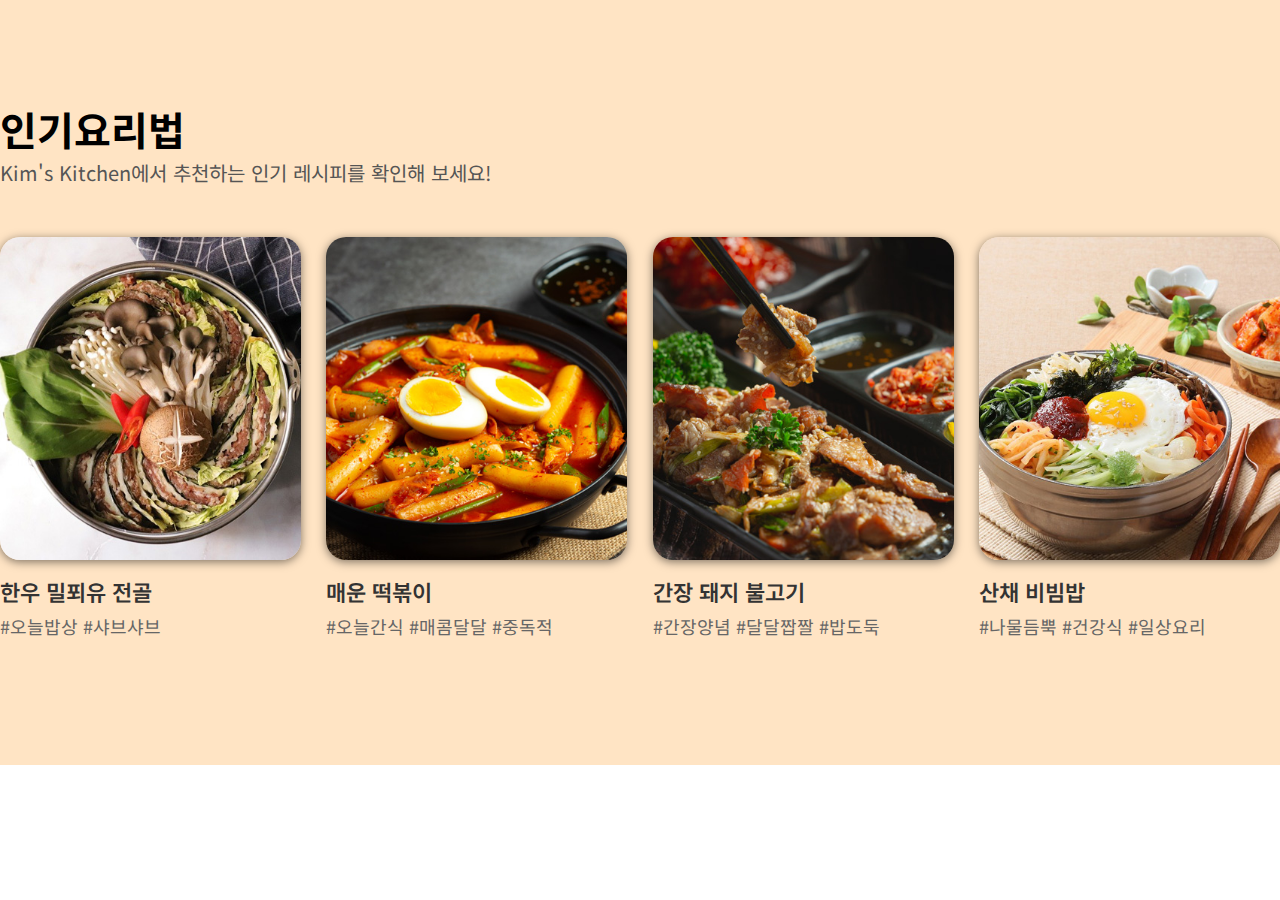
<file: index.html>
<!DOCTYPE html>
<html lang="ko">

<head>
    <meta charset="UTF-8">
    <title>01_example</title>

    <link href="https://fonts.googleapis.com/css2?family=Noto+Sans+KR:wght@100..900&display=swap" rel="stylesheet">

    <link rel="stylesheet" href="css/01_example_250312.css">
</head>

<body>

    <div class="container">
        <div class="recipe">
            <div class="title">
                <h2>인기요리법</h2>
                <p>Kim's Kitchen에서 추천하는 인기 레시피를 확인해 보세요!</p>
            </div>

            <div class="content clear">
                <div class="box">
                    <img src="img/example1/shabu_1.jpg" alt="한우 밀푀유 전골">

                    <h3><a href="detail/recipe-detail-1.html" target="_blank">한우 밀푀유 전골</a></h3>
                    <p>#오늘밥상 #샤브샤브</p>
                </div>

                <div class="box">
                    <img src="img/example1/tteokbokki_1.jpg" alt="매운 떡볶이">

                    <h3><a href="detail/recipe-detail-2.html" target="_blank">매운 떡볶이</a></h3>
                    <p>#오늘간식 #매콤달달 #중독적</p>
                </div>

                <div class="box">
                    <img src="img/example1/bulgogi_1.jpg" alt="간장 돼지 불고기">

                    <h3><a href="detail/recipe-detail-3.html">간장 돼지 불고기</a></h3>
                    <p>#간장양념 #달달짭짤 #밥도둑</p>
                </div>

                <div class="box">
                    <img src="img/example1/bibimbap_1.jpg" alt="비빔밥">

                    <h3><a href="detail/recipe-detail-4.html">산채 비빔밥</a></h3>
                    <p>#나물듬뿍 #건강식 #일상요리</p>
                </div>

        </div>
    </div>

</body>

</html>
</file>
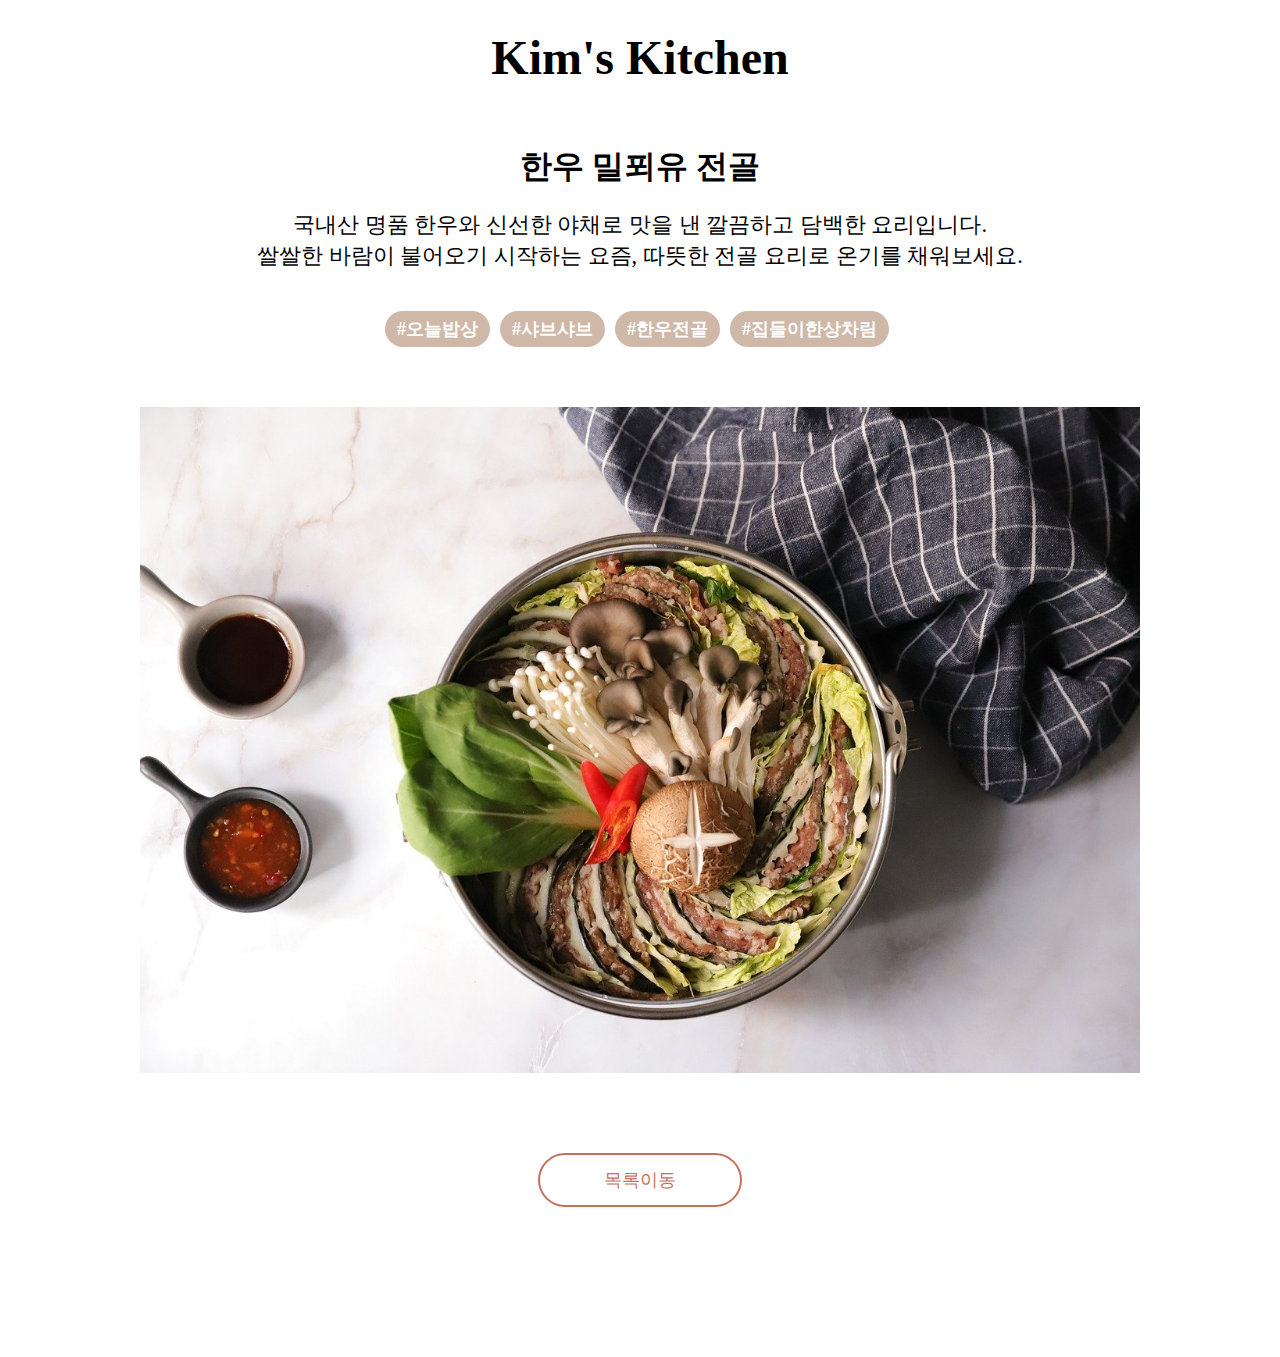
<file: detail/recipe-detail-1.html>
<!DOCTYPE html>
<html lang="ko">
<head>
    <meta charset="UTF-8">
    <title>레시피 | 한우밀푀유전골</title>

    <link rel="stylesheet" href="css/recipe-detail.css">
</head>

<body>
    
    <h1 class="logo">Kim's Kitchen</h1>

    <div class="detail-content">
        <div class="title">
            <h2>한우 밀푀유 전골</h2>
            <p class="des">
                국내산 명품 한우와 신선한 야채로 맛을 낸 깔끔하고 담백한 요리입니다.<br>
                쌀쌀한 바람이 불어오기 시작하는 요즘, 따뜻한 전골 요리로 온기를 채워보세요.
            </p>
            <p class="keyword">
                <span>#오늘밥상</span>
                <span>#샤브샤브</span>
                <span>#한우전골</span>
                <span>#집들이한상차림</span>
            </p>
        </div>

        <div class="main-img">
            <img src="../img/example1/shabu_detail.jpg" alt="한우 밀푀유전골 상차림">
        </div>

        <a href="../index.html" class="back">목록이동</a>
    </div>
</body>
</html>
</file>
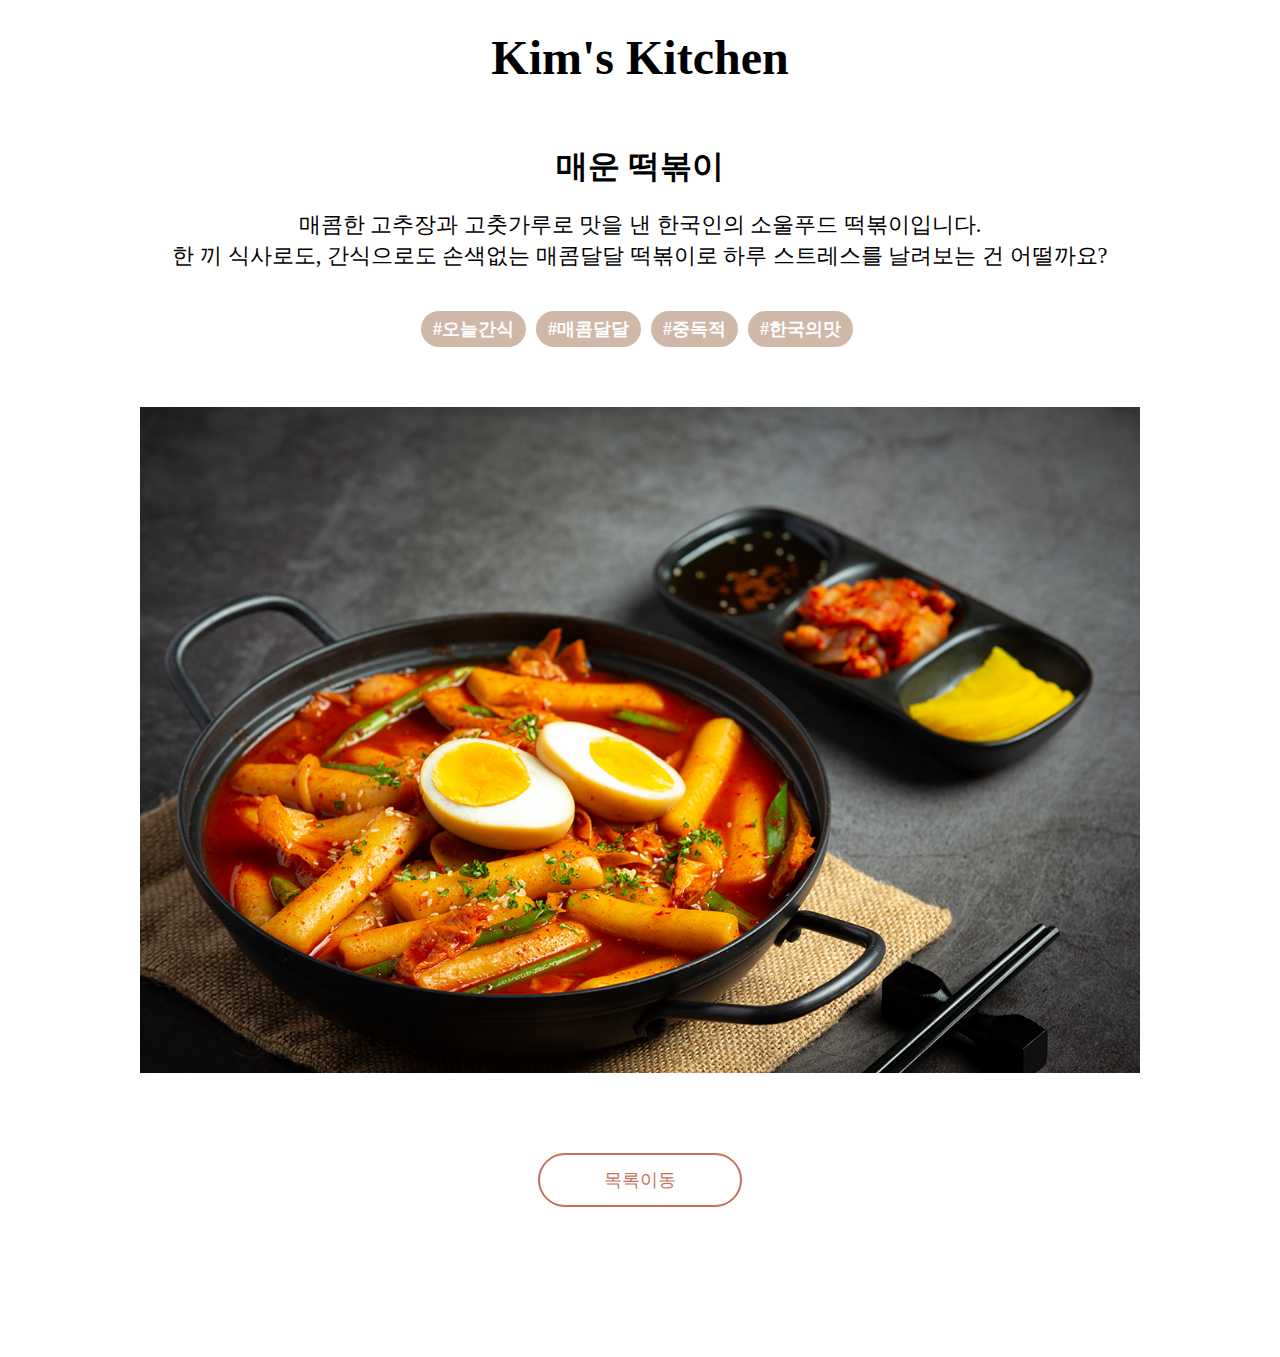
<file: detail/recipe-detail-2.html>
<!DOCTYPE html>
<html lang="ko">
<head>
    <meta charset="UTF-8">
    <title>레시피 | 매운 떡볶이</title>

    <link rel="stylesheet" href="css/recipe-detail.css">
</head>

<body>
    
    <h1 class="logo">Kim's Kitchen</h1>

    <div class="detail-content">
        <div class="title">
            <h2>매운 떡볶이</h2>
            <p class="des">
                매콤한 고추장과 고춧가루로 맛을 낸 한국인의 소울푸드 떡볶이입니다. <br>
                한 끼 식사로도, 간식으로도 손색없는 매콤달달 떡볶이로 하루 스트레스를 날려보는 건 어떨까요?
            </p>
            <p class="keyword">
                <span>#오늘간식</span>
                <span>#매콤달달</span>
                <span>#중독적</span>
                <span>#한국의맛</span>
            </p>
        </div>

        <div class="main-img">
            <img src="../img/example1/tteokbokko_detail.jpg" alt="매운 떡볶이 상차림">
        </div>

        <a href="/index.html" class="back">목록이동</a>
    </div>
</body>
</html>
</file>
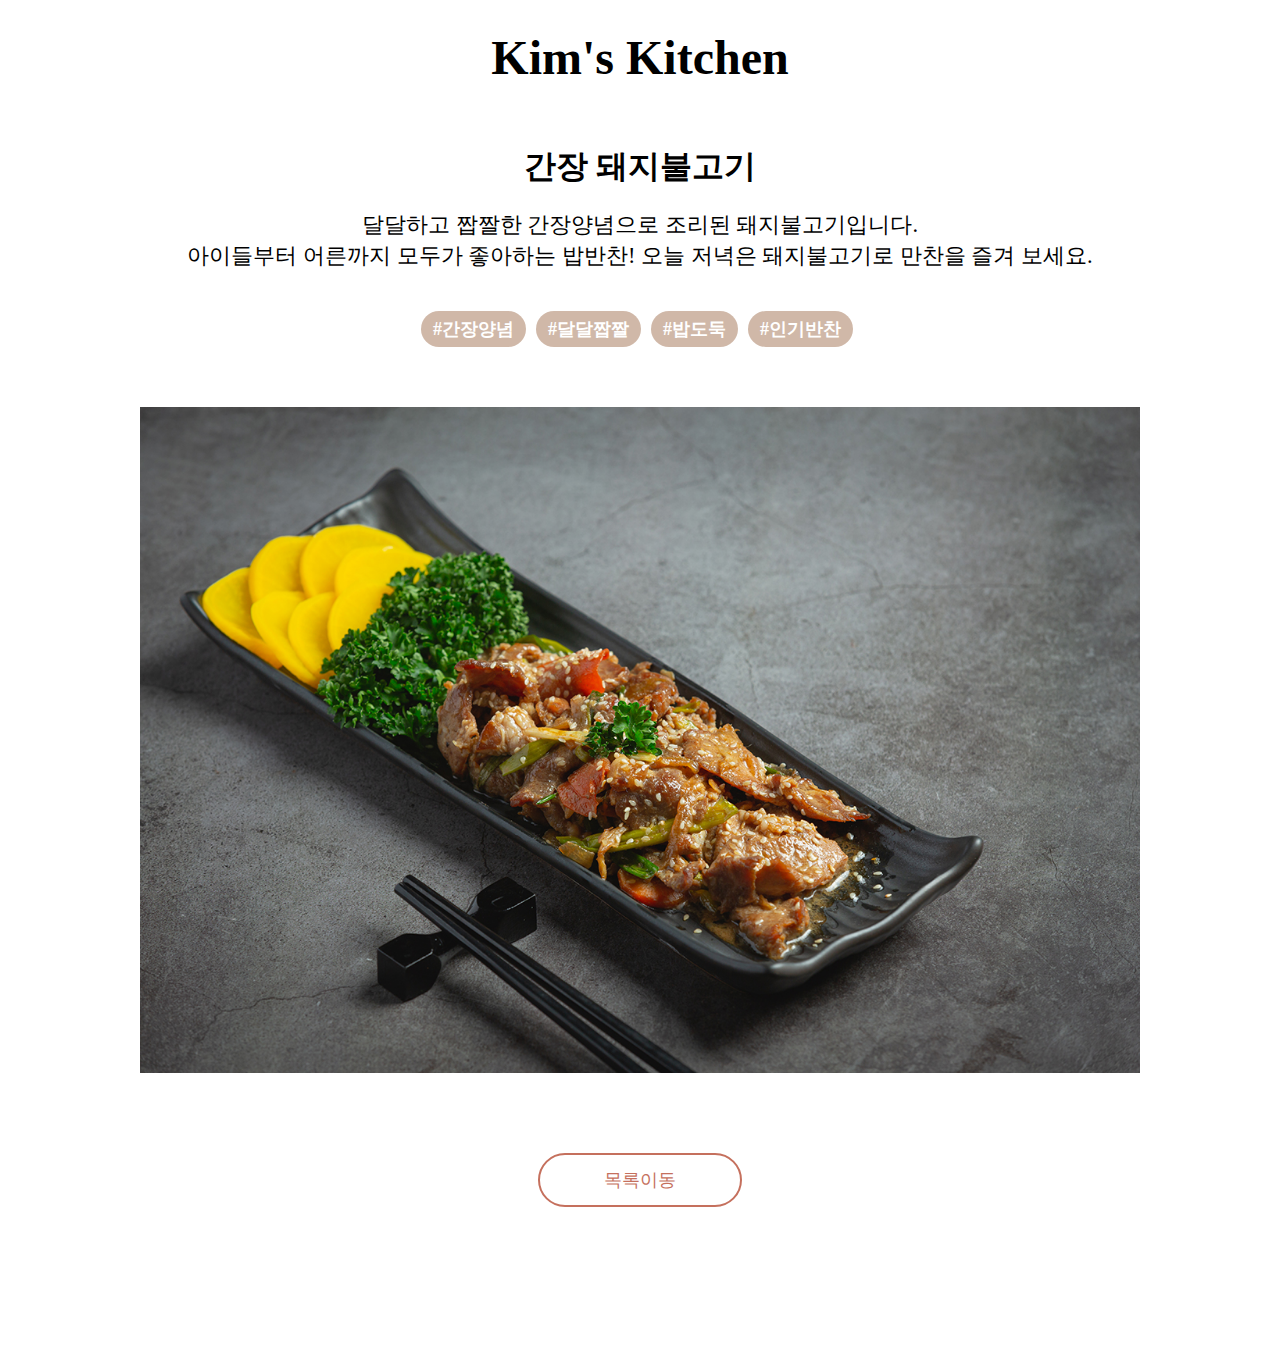
<file: detail/recipe-detail-3.html>
<!DOCTYPE html>
<html lang="ko">
<head>
    <meta charset="UTF-8">
    <title>레시피 | 간장돼지불고기</title>

    <link rel="stylesheet" href="css/recipe-detail.css">
</head>

<body>
    
    <h1 class="logo">Kim's Kitchen</h1>

    <div class="detail-content">
        <div class="title">
            <h2>간장 돼지불고기</h2>
            <p class="des">
                달달하고 짭짤한 간장양념으로 조리된 돼지불고기입니다. <br>
                아이들부터 어른까지 모두가 좋아하는 밥반찬! 오늘 저녁은 돼지불고기로 만찬을 즐겨 보세요.
            </p>
            <p class="keyword">
                <span>#간장양념</span>
                <span>#달달짭짤</span>
                <span>#밥도둑</span>
                <span>#인기반찬</span>
            </p>
        </div>

        <div class="main-img">
            <img src="../img/example1/bulgogi_detail.jpg" alt="간장 돼지불고기 상차림">
        </div>

        <a href="/kims/" class="back">목록이동</a>
    </div>
</body>
</html>
</file>
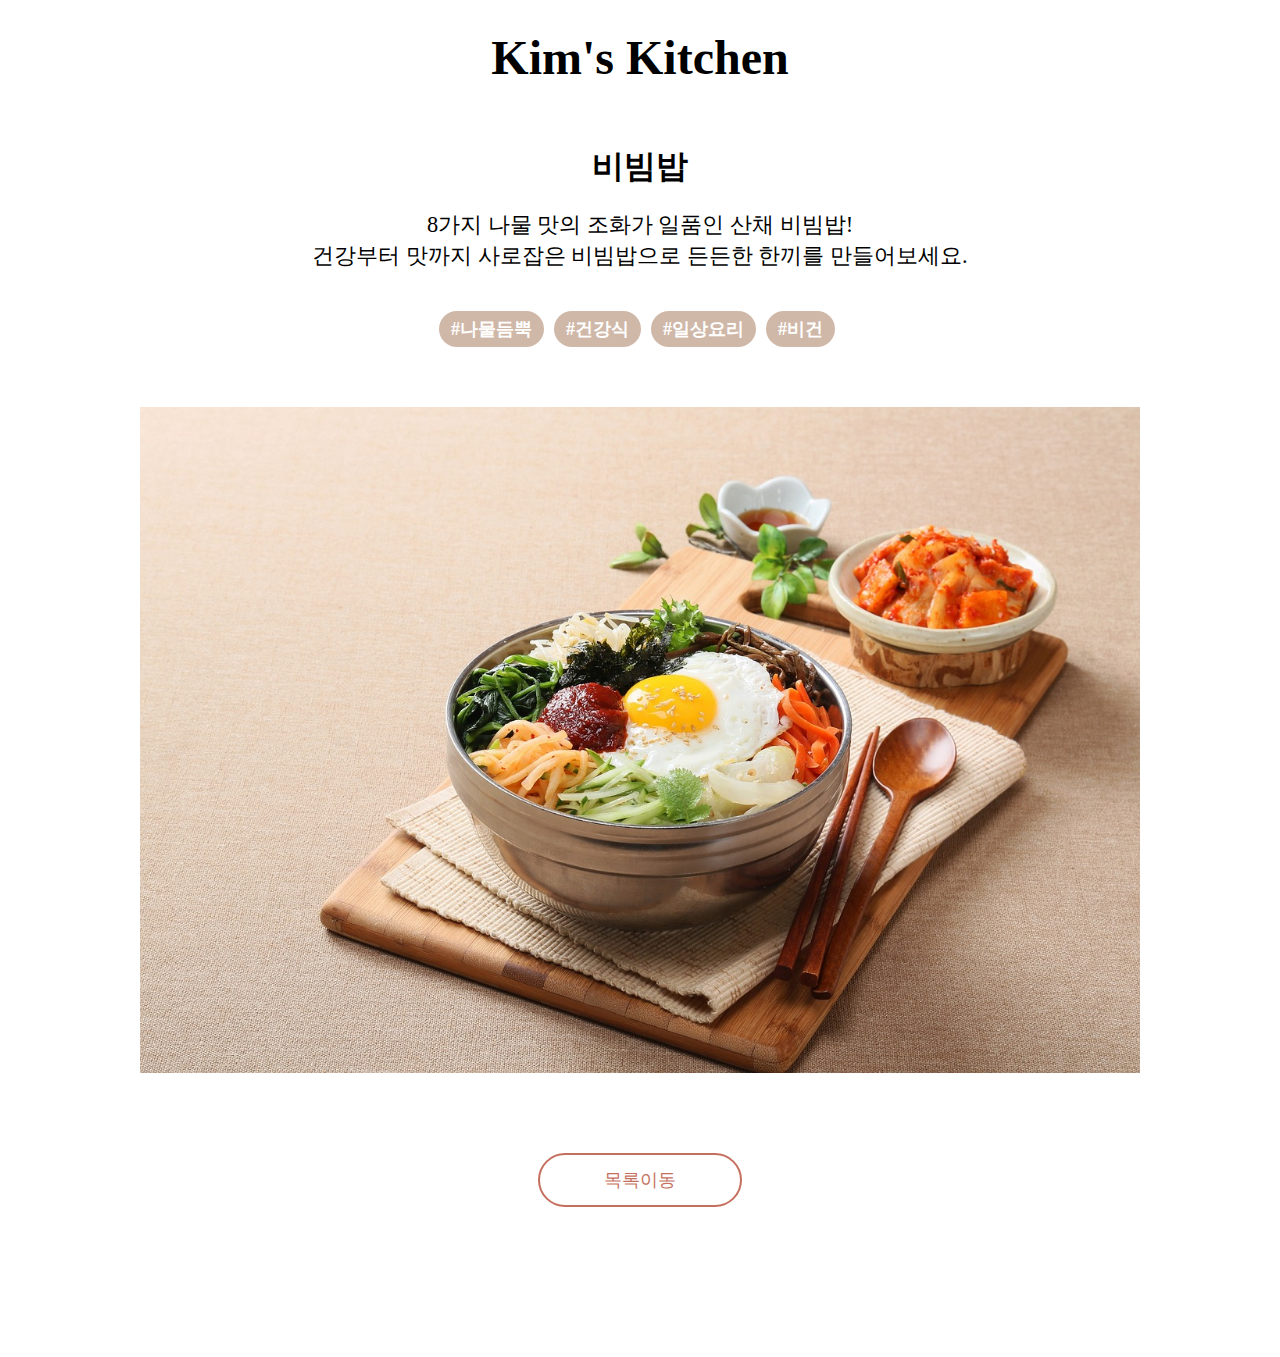
<file: detail/recipe-detail-4.html>
<!DOCTYPE html>
<html lang="ko">
<head>
    <meta charset="UTF-8">
    <title>레시피 | 비빔밥</title>

    <link rel="stylesheet" href="css/recipe-detail.css">
</head>

<body>
    
    <h1 class="logo">Kim's Kitchen</h1>

    <div class="detail-content">
        <div class="title">
            <h2>비빔밥</h2>
            <p class="des">
                8가지 나물 맛의 조화가 일품인 산채 비빔밥! <br>
                건강부터 맛까지 사로잡은 비빔밥으로 든든한 한끼를 만들어보세요.
            </p>
            <p class="keyword">
                <span>#나물듬뿍</span>
                <span>#건강식</span>
                <span>#일상요리</span>
                <span>#비건</span>
            </p>
        </div>

        <div class="main-img">
            <img src="../img/example1/bibimbap_detail.jpg" alt="비빔밥 상차림">
        </div>

        <a href="/kims/index.html" class="back">목록이동</a>
    </div>
</body>
</html>
</file>
<file: css/01_example_250312.css>
@charset "UTF-8";

/*** reset **********************************************************************************/

* {
    margin: 0;
    padding: 0;
}
ul, ol {
    list-style: none;
}
a {
    text-decoration: none;
}
h1, h2, h3, h4, h5, h6 {
    font-size: 100%;
    font-weight: normal; /* =400 */
}

/* 공통으로 사용할 디자인 */
/* float 해제를 위한 클래스 */
.clear::after {
    content: "";
    display: block;
    clear: both;
}

body {
    font-family: "Noto Sans KR", sans-serif;
    font-weight: 400;
}

.container {
    background-color: bisque;
    padding: 100px 0;
}

.recipe {
    width: 1280px;
    margin: 0 auto;
   /*  outline: 2px solid red; */
}

.recipe .title {
    /* background-color: tomato; */
    margin-bottom: 50px;
}
.recipe .title h2 {
    font-size: 40px;
    font-weight: 700;
}
.recipe .title p {
    font-size: 20px;
    color: #555;
}


/* 
float된 요소에 width값이 설정되지 않았을 경우,
내용만큼의 너비(width)를 갖는다!
*/
.recipe .content .box {
    /* outline: 2px solid blue; */
    margin-bottom: 2%;
    float: left;
    
    /* 1) 전체 공간의 1/4을 너비로 사용 */
    /* width: 25%;
    padding: 0 20px;
    box-sizing: border-box; */

    /* 2) 여백을 제외한 너비설정 */
    width: 23.5%;
    /* margin-right: 2%; */
}

.recipe .content .box ~ .box {
    margin-left: 2%;
}
.recipe .content .box:nth-child(4n+1) {
    margin-left: 0;
}

/* .recipe .content .box:last-child {
    margin-right: 0;
} */

.recipe .content .box img {
    width: 100%;
    border-radius: 20px;
    margin-bottom: 10px;
    box-shadow: 0 2px 10px rgba(0,0,0,0.5);
}
.recipe .content .box h3 {
    font-size: 22px;
    font-weight: 600;
    margin-bottom: 6px;
}
.recipe .content .box h3 a {
    color: #333;
}
.recipe .content .box h3 a:hover {
    text-decoration: underline;
    color: tomato;
}
.recipe .content .box p {
    font-size: 18px;
    color: #666;
}
</file>
<file: detail/css/recipe-detail.css>
@charset "utf-8";

/* RESET */
* {
    margin: 0;
    padding: 0;
}
a {
    text-decoration: none;
}
h1, h2, h3, h4, h5, h6 {
    font-size: 100%;
}
h1.logo {
    font-size: 3rem;
    padding: 30px 0;
    text-align: center;
    margin-bottom: 30px;
}

div.detail-content {
    margin-bottom: 150px;
}

.detail-content .title {
    margin-bottom: 60px;
    text-align: center;
}
.detail-content .title h2 {
    font-size: 2rem;
    margin-bottom: 20px;
}
.detail-content .title .des {
    font-size: 1.4rem;
    margin-bottom: 40px;
}

.detail-content .title .keyword span {
    font-size: 18px;
    background-color: #d0b8a8;
    padding: 6px 12px;
    border-radius: 30px;
    display: inline-block;
    margin-right: 6px;
    font-weight: 600;
    color: #fff;
}

.detail-content .main-img {
    width: 80%;
    max-width: 1000px;
    margin: 0 auto 80px;
}
.detail-content .main-img img {
    width: 100%;
    display: block;
}
.detail-content .back {
    border: 2px solid #c5705d;
    font-size: 18px;
    /* display: inline-block; */
    display: block;
    width: 200px;
    height: 50px;
    line-height: 50px;
    border-radius: 50px;
    color: #c5705d;
    margin: 0 auto;
    text-align: center;
}
.detail-content .back:hover {
    background-color: #c5705d;
    color: #fff;
    font-weight: 600;
}
</file>
